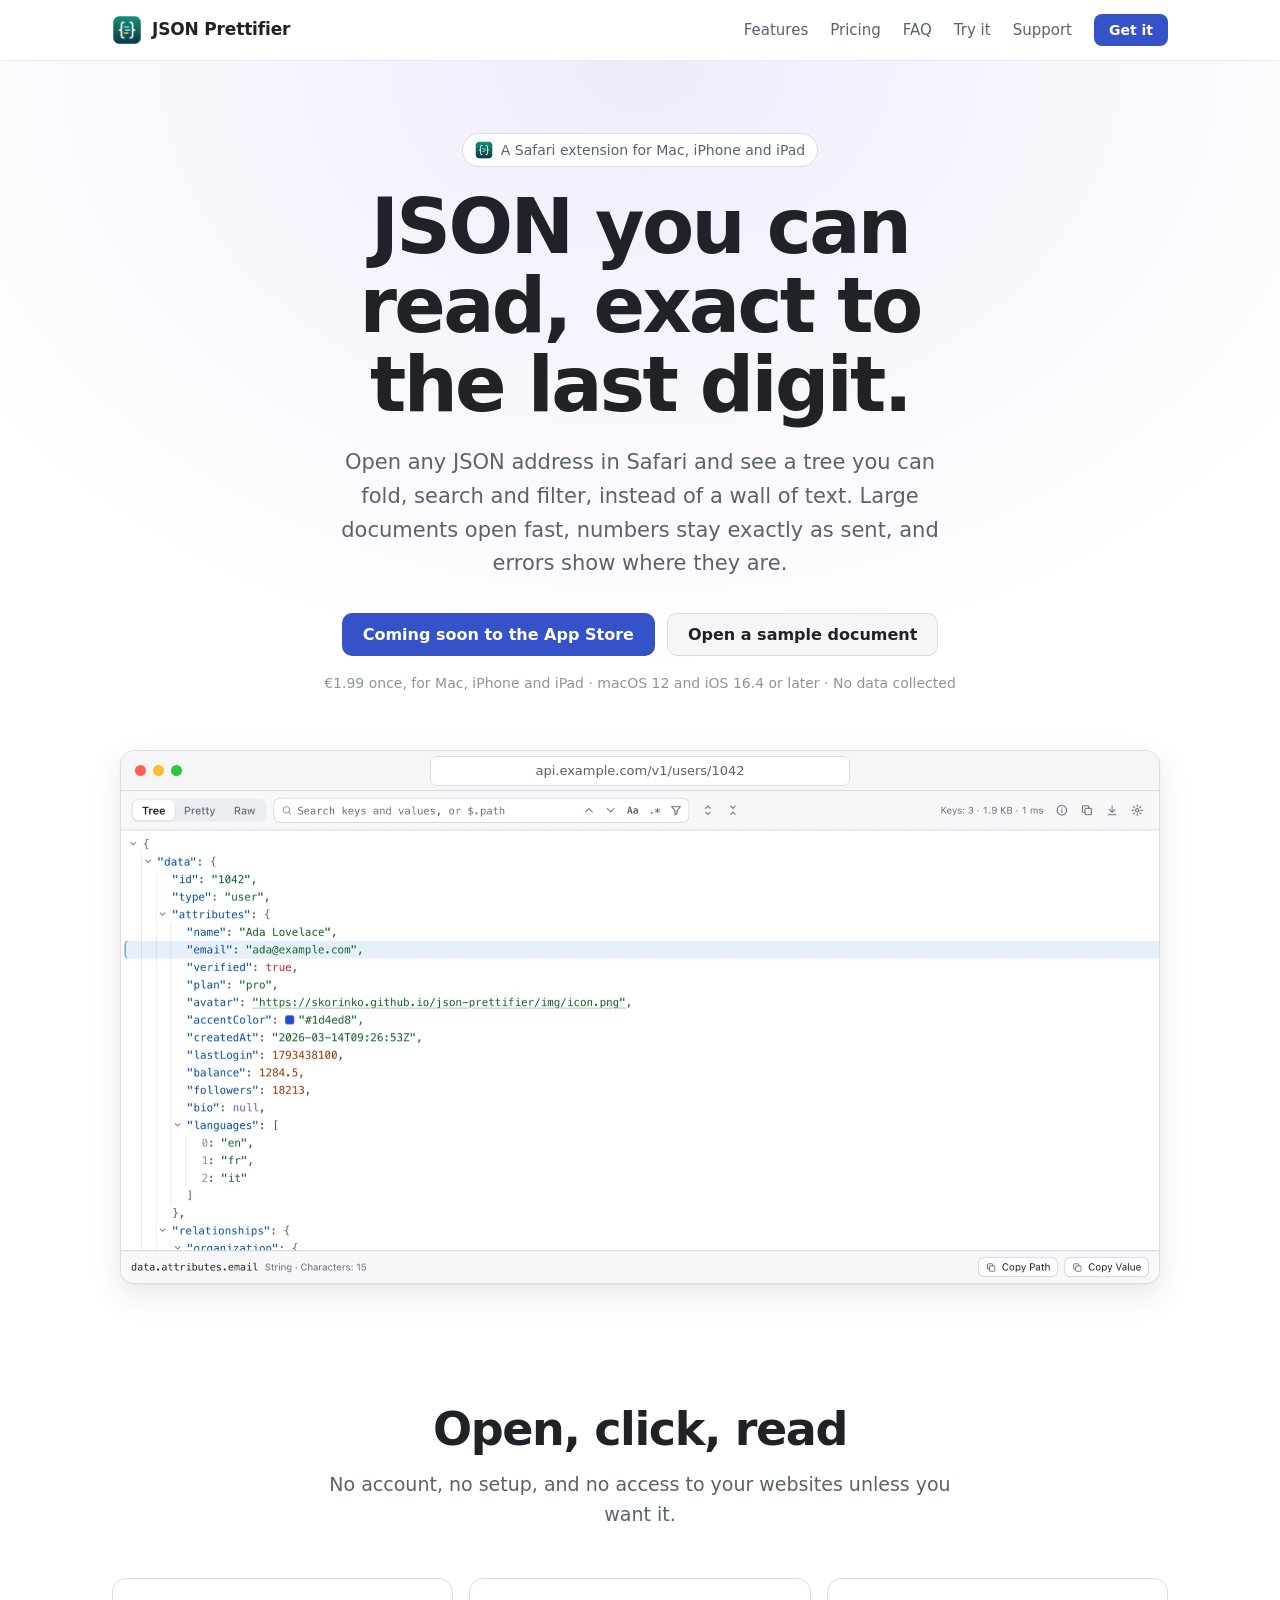
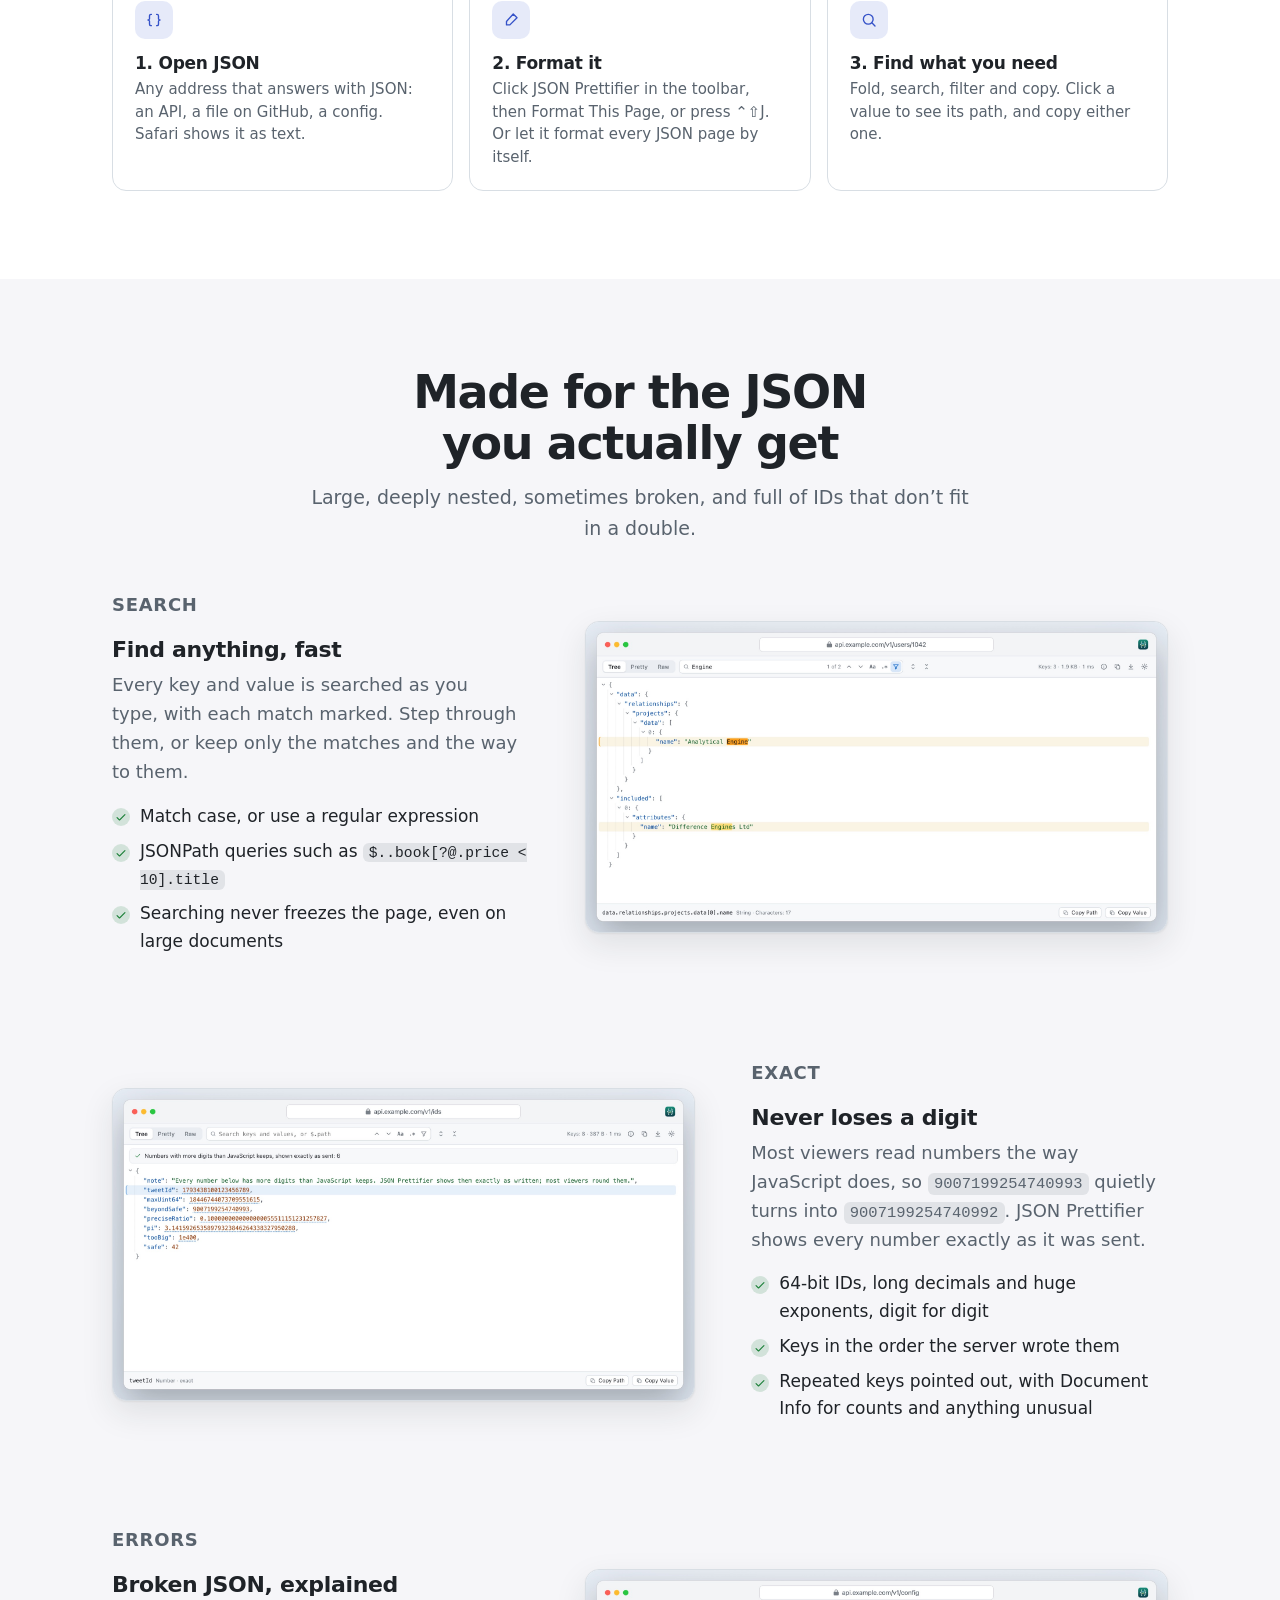
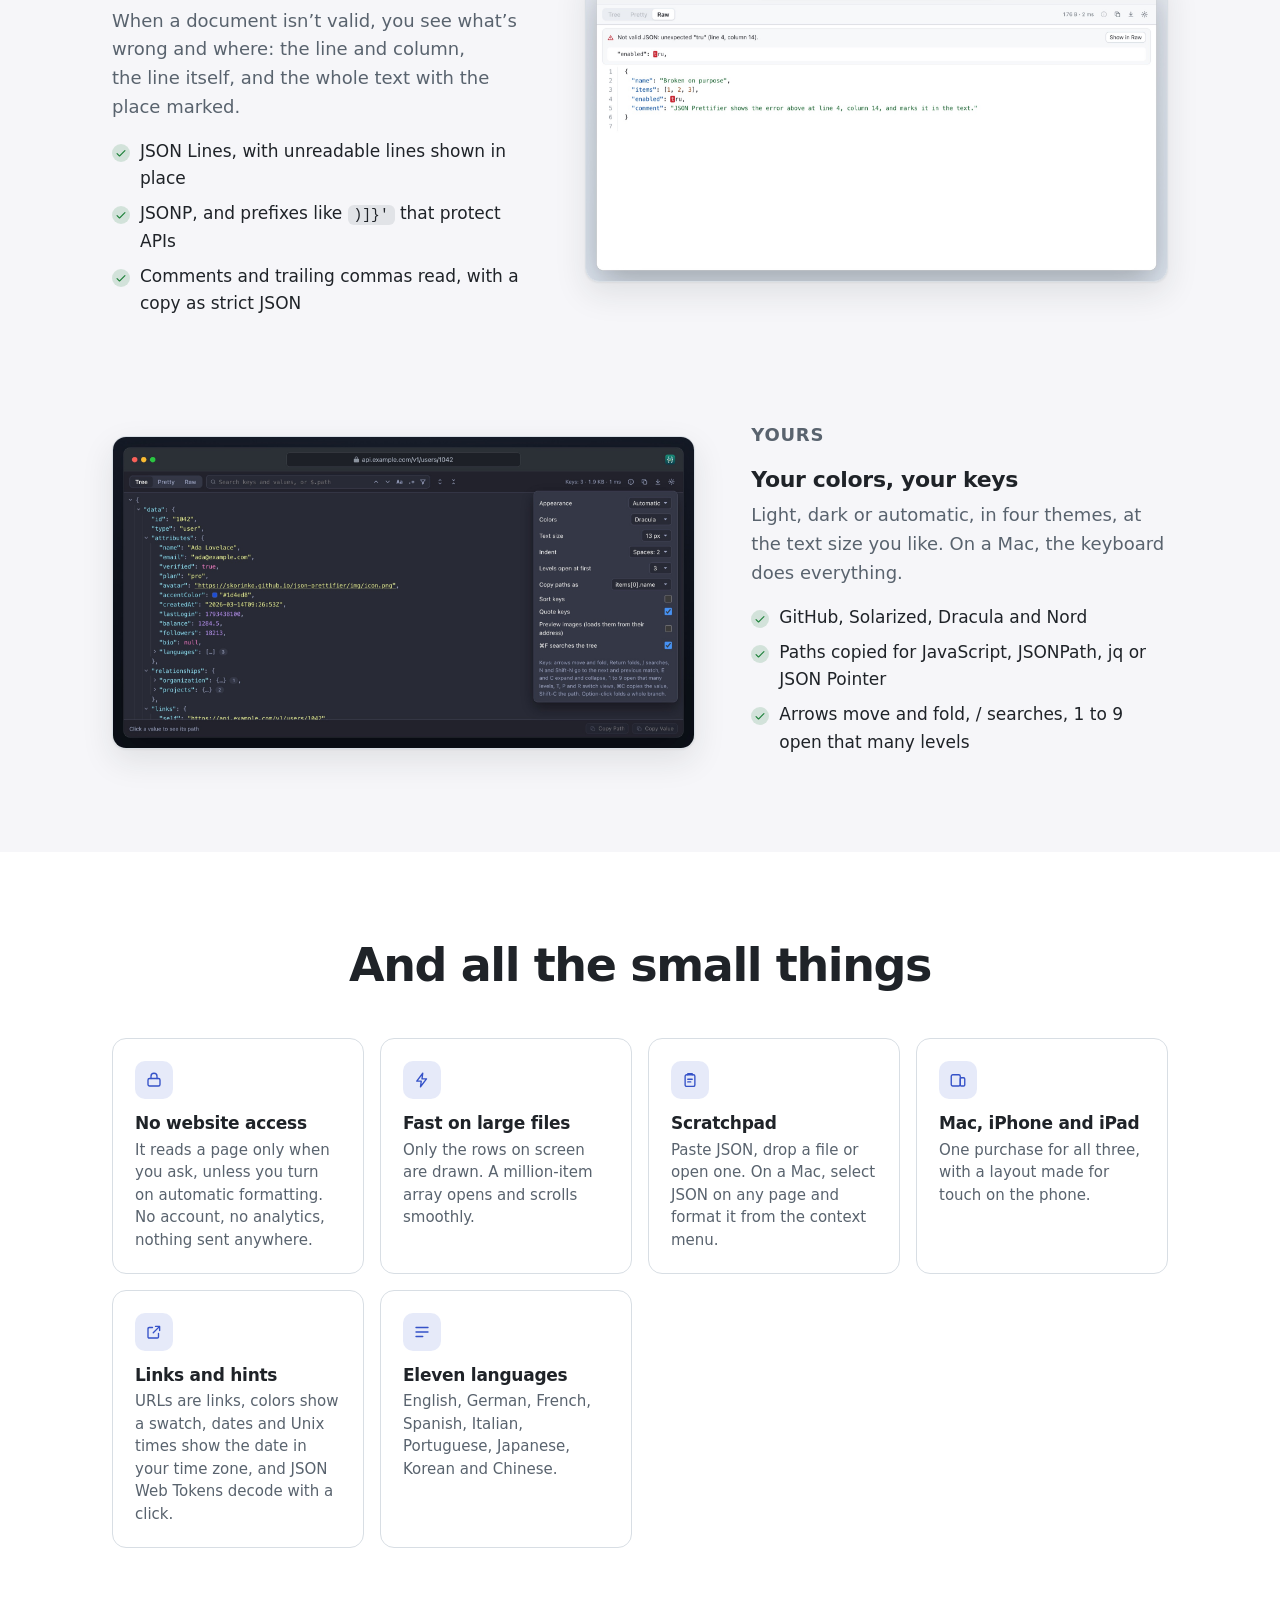
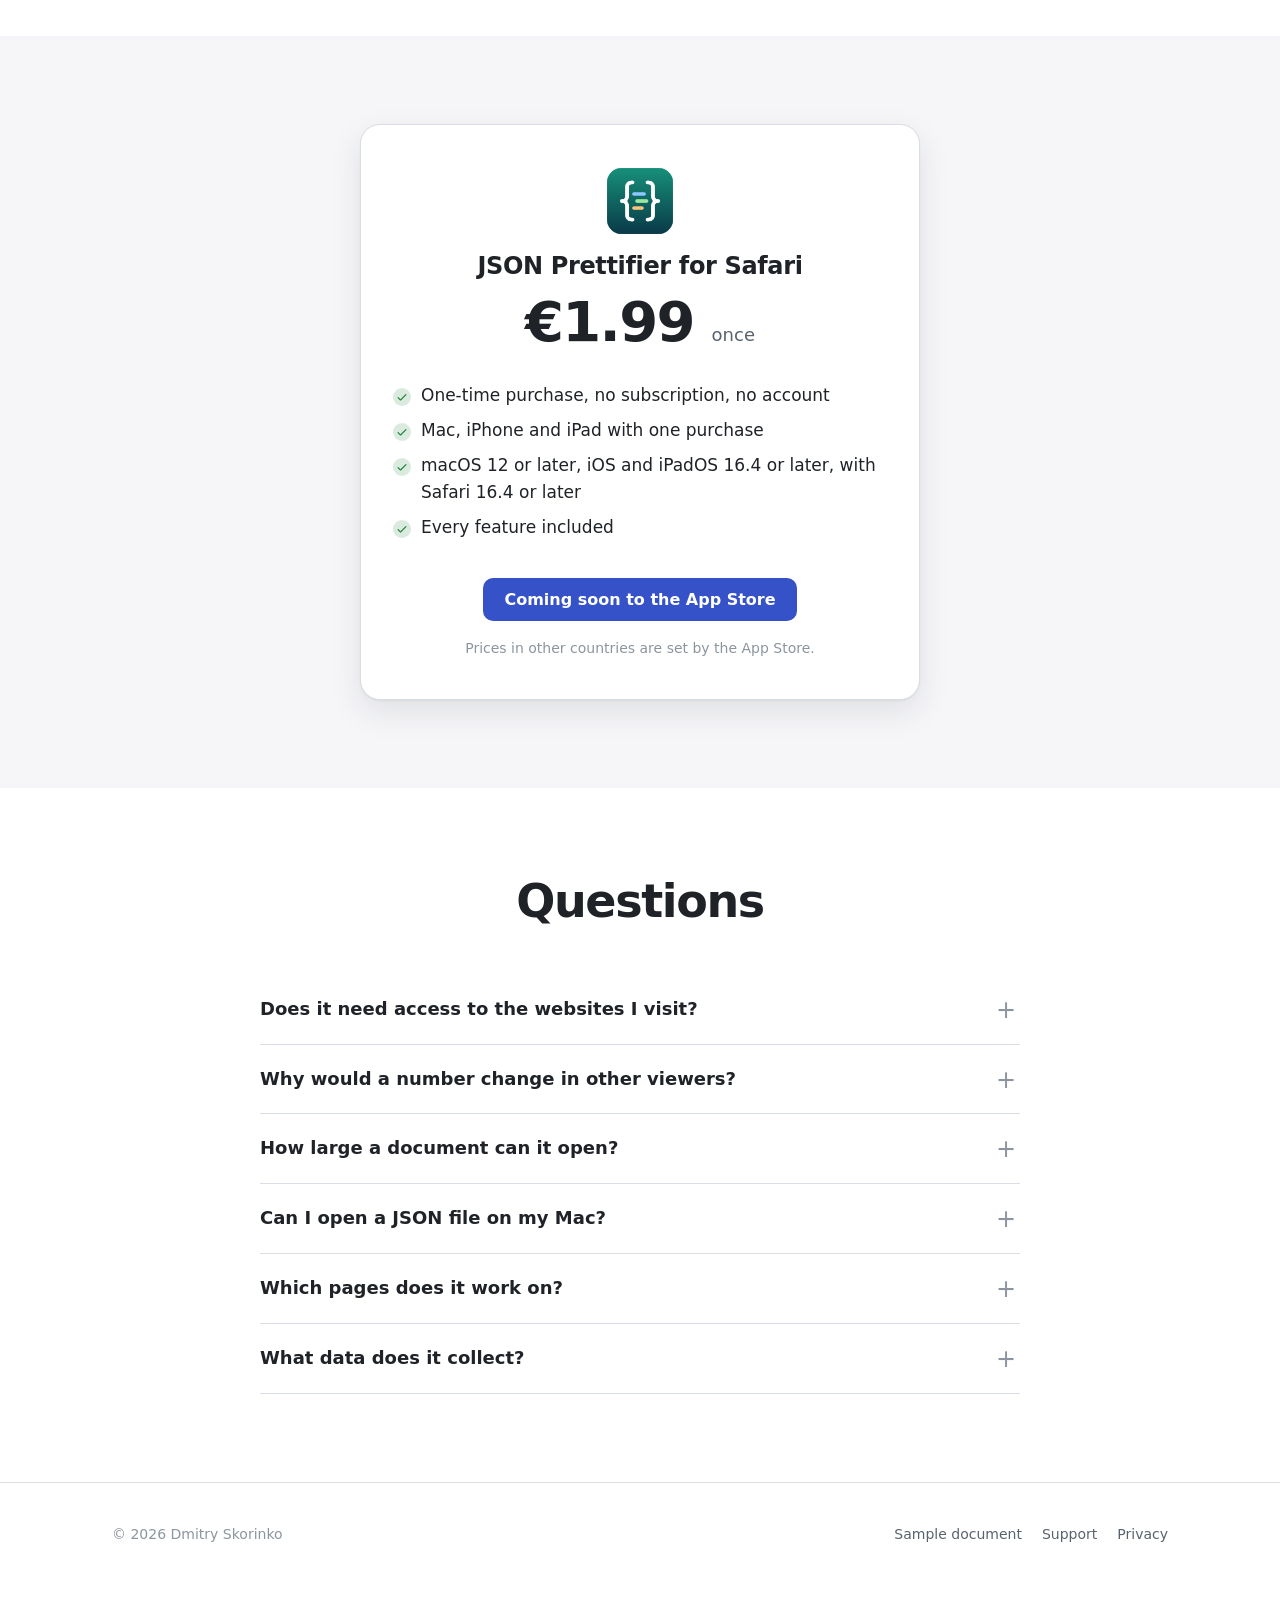
<file: index.html>
<!doctype html>
<html lang="en">
<head>
  <meta charset="utf-8">
  <meta name="viewport" content="width=device-width, initial-scale=1">
  <title>JSON Prettifier for Safari: readable JSON, exact to the last digit</title>
  <meta name="description" content="A Safari extension for Mac, iPhone and iPad. Opens JSON as a tree you can fold, search and filter, with JSONPath, exact numbers, JSON Lines, and errors shown at their line and column. No data collected.">
  <meta name="theme-color" content="#ffffff" media="(prefers-color-scheme: light)">
  <meta name="theme-color" content="#121116" media="(prefers-color-scheme: dark)">
  <meta property="og:type" content="website">
  <meta property="og:title" content="JSON Prettifier for Safari">
  <meta property="og:description" content="JSON in Safari as a tree you can fold, search and filter. Exact to the last digit, fast on large files.">
  <meta property="og:url" content="https://skorinko.github.io/json-prettifier/">
  <meta property="og:image" content="https://skorinko.github.io/json-prettifier/img/og.jpg">
  <link rel="canonical" href="https://skorinko.github.io/json-prettifier/">
  <meta name="twitter:card" content="summary_large_image">
  <link rel="icon" href="img/icon.png">
  <link rel="apple-touch-icon" href="img/apple-touch-icon.png">
  <link rel="stylesheet" href="style.css">
  <script src="site.js" defer></script>
</head>
<body>

<header class="site-header">
  <div class="wrap">
    <a class="brand" href="./"><img src="img/icon.png" alt="">JSON Prettifier</a>
    <nav class="site-nav" aria-label="Main">
      <a class="hide-sm" href="#features">Features</a>
      <a class="hide-sm" href="#pricing">Pricing</a>
      <a class="hide-sm" href="#faq">FAQ</a>
      <a href="sample.json">Try it</a>
      <a href="support.html">Support</a>
      <a class="btn btn-primary btn-small" href="#pricing">Get it</a>
    </nav>
  </div>
</header>

<main>
  <div class="hero">
    <div class="wrap">
      <p class="eyebrow"><img src="img/icon.png" alt="">A Safari extension for Mac, iPhone and iPad</p>
      <h1>JSON you can read, exact to the last digit.</h1>
      <p class="lead">Open any JSON address in Safari and see a tree you can fold, search and filter, instead of a wall of text. Large documents open fast, numbers stay exactly as sent, and errors show where they are.</p>
      <div class="cta">
        <a class="btn btn-primary" data-buy="Buy on the App Store · €1.99" href="#pricing"><span data-buy-label>Coming soon to the App Store</span></a>
        <a class="btn btn-ghost" href="sample.json">Open a sample document</a>
      </div>
      <p class="fine">€1.99 once, for Mac, iPhone and iPad · macOS 12 and iOS 16.4 or later · No data collected</p>

      <div class="frame">
        <div class="frame-bar">
          <div class="frame-dots"><i></i><i></i><i></i></div>
          <div class="frame-url">api.example.com/v1/users/1042</div>
          <div class="frame-spacer"></div>
        </div>
        <img src="img/hero.jpg" width="2000" height="1250" alt="An API response shown as a tree, with a value selected and its path in the bar below">
      </div>
    </div>
  </div>

  <section id="how">
    <div class="wrap">
      <div class="section-head">
        <h2>Open, click, read</h2>
        <p>No account, no setup, and no access to your websites unless you want it.</p>
      </div>
      <div class="trio">
        <div class="tile"><div class="icon"><svg class="line" viewBox="0 0 24 24" aria-hidden="true"><path d="M8.5 4.5H8a2 2 0 0 0-2 2v3a2 2 0 0 1-2 2.5 2 2 0 0 1 2 2.5v3a2 2 0 0 0 2 2h.5M15.5 4.5h.5a2 2 0 0 1 2 2v3a2 2 0 0 0 2 2.5 2 2 0 0 0-2 2.5v3a2 2 0 0 1-2 2h-.5"/></svg></div><h3>1. Open JSON</h3><p>Any address that answers with JSON: an API, a file on GitHub, a config. Safari shows it as text.</p></div>
        <div class="tile"><div class="icon"><svg class="line" viewBox="0 0 24 24" aria-hidden="true"><path d="m15 4 5 5-9.5 9.5H6v-4.5z"/></svg></div><h3>2. Format it</h3><p>Click JSON Prettifier in the toolbar, then Format This Page, or press ⌃⇧J. Or let it format every JSON page by itself.</p></div>
        <div class="tile"><div class="icon"><svg class="line" viewBox="0 0 24 24" aria-hidden="true"><circle cx="11" cy="11" r="6.5"/><path d="m20 20-4.2-4.2"/></svg></div><h3>3. Find what you need</h3><p>Fold, search, filter and copy. Click a value to see its path, and copy either one.</p></div>
      </div>
    </div>
  </section>

  <section id="features" class="soft">
    <div class="wrap">
      <div class="section-head">
        <h2>Made for the JSON you actually get</h2>
        <p>Large, deeply nested, sometimes broken, and full of IDs that don’t fit in a double.</p>
      </div>

      <div class="feature">
        <div class="feature-copy">
          <p class="kicker">Search</p>
          <h3>Find anything, fast</h3>
          <p>Every key and value is searched as you type, with each match marked. Step through them, or keep only the matches and the way to them.</p>
          <ul class="ticks">
            <li>Match case, or use a regular expression</li>
            <li>JSONPath queries such as <code>$..book[?@.price &lt; 10].title</code></li>
            <li>Searching never freezes the page, even on large documents</li>
          </ul>
        </div>
        <div class="shot"><img src="img/2-search.jpg" width="2000" height="1250" alt="Search results marked in the tree, with only the matches shown" loading="lazy"></div>
      </div>

      <div class="feature flip">
        <div class="feature-copy">
          <p class="kicker">Exact</p>
          <h3>Never loses a digit</h3>
          <p>Most viewers read numbers the way JavaScript does, so <code>9007199254740993</code> quietly turns into <code>9007199254740992</code>. JSON Prettifier shows every number exactly as it was sent.</p>
          <ul class="ticks">
            <li>64-bit IDs, long decimals and huge exponents, digit for digit</li>
            <li>Keys in the order the server wrote them</li>
            <li>Repeated keys pointed out, with Document Info for counts and anything unusual</li>
          </ul>
        </div>
        <div class="shot"><img src="img/3-exact.jpg" width="2000" height="1250" alt="Large numbers shown exactly, with a note saying so" loading="lazy"></div>
      </div>

      <div class="feature">
        <div class="feature-copy">
          <p class="kicker">Errors</p>
          <h3>Broken JSON, explained</h3>
          <p>When a document isn’t valid, you see what’s wrong and where: the line and column, the line itself, and the whole text with the place marked.</p>
          <ul class="ticks">
            <li>JSON Lines, with unreadable lines shown in place</li>
            <li>JSONP, and prefixes like <code>)]}'</code> that protect APIs</li>
            <li>Comments and trailing commas read, with a copy as strict JSON</li>
          </ul>
        </div>
        <div class="shot"><img src="img/4-error.jpg" width="2000" height="1250" alt="An invalid document with the error's line and column marked" loading="lazy"></div>
      </div>

      <div class="feature flip">
        <div class="feature-copy">
          <p class="kicker">Yours</p>
          <h3>Your colors, your keys</h3>
          <p>Light, dark or automatic, in four themes, at the text size you like. On a Mac, the keyboard does everything.</p>
          <ul class="ticks">
            <li>GitHub, Solarized, Dracula and Nord</li>
            <li>Paths copied for JavaScript, JSONPath, jq or JSON Pointer</li>
            <li>Arrows move and fold, / searches, 1 to 9 open that many levels</li>
          </ul>
        </div>
        <div class="shot"><img src="img/5-dark.jpg" width="2000" height="1250" alt="The Dracula theme in dark appearance, with the settings open" loading="lazy"></div>
      </div>
    </div>
  </section>

  <section id="details">
    <div class="wrap">
      <div class="section-head"><h2>And all the small things</h2></div>
      <div class="grid">
        <div class="tile"><div class="icon"><svg class="line" viewBox="0 0 24 24" aria-hidden="true"><rect x="4" y="10" width="16" height="10" rx="2"/><path d="M8 10V7a4 4 0 0 1 8 0v3"/></svg></div><h3>No website access</h3><p>It reads a page only when you ask, unless you turn on automatic formatting. No account, no analytics, nothing sent anywhere.</p></div>
        <div class="tile"><div class="icon"><svg class="line" viewBox="0 0 24 24" aria-hidden="true"><path d="M13 3 5 13.5h6L10 21l8-10.5h-6z"/></svg></div><h3>Fast on large files</h3><p>Only the rows on screen are drawn. A million-item array opens and scrolls smoothly.</p></div>
        <div class="tile"><div class="icon"><svg class="line" viewBox="0 0 24 24" aria-hidden="true"><rect x="5.5" y="5" width="13" height="15.5" rx="2"/><path d="M9 5V3.5h6V5M9 11h6M9 14.5h4"/></svg></div><h3>Scratchpad</h3><p>Paste JSON, drop a file or open one. On a Mac, select JSON on any page and format it from the context menu.</p></div>
        <div class="tile"><div class="icon"><svg class="line" viewBox="0 0 24 24" aria-hidden="true"><rect x="3" y="5" width="12" height="15" rx="2"/><rect x="15" y="9" width="6" height="11" rx="1.5"/></svg></div><h3>Mac, iPhone and iPad</h3><p>One purchase for all three, with a layout made for touch on the phone.</p></div>
        <div class="tile"><div class="icon"><svg class="line" viewBox="0 0 24 24" aria-hidden="true"><path d="M14 4.5h5.5V10M19.5 4.5 11 13"/><path d="M18 14v4.5a1.5 1.5 0 0 1-1.5 1.5h-11A1.5 1.5 0 0 1 4 18.5v-11A1.5 1.5 0 0 1 5.5 6H10"/></svg></div><h3>Links and hints</h3><p>URLs are links, colors show a swatch, dates and Unix times show the date in your time zone, and JSON Web Tokens decode with a click.</p></div>
        <div class="tile"><div class="icon"><svg class="line" viewBox="0 0 24 24" aria-hidden="true"><path d="M4 6h16M4 12h16M4 18h9"/></svg></div><h3>Eleven languages</h3><p>English, German, French, Spanish, Italian, Portuguese, Japanese, Korean and Chinese.</p></div>
      </div>
    </div>
  </section>

  <section id="pricing" class="soft">
    <div class="wrap">
      <div class="price-card">
        <img src="img/icon.png" alt="">
        <h2>JSON Prettifier for Safari</h2>
        <p class="price">€1.99 <small>once</small></p>
        <ul class="ticks">
          <li>One-time purchase, no subscription, no account</li>
          <li>Mac, iPhone and iPad with one purchase</li>
          <li>macOS 12 or later, iOS and iPadOS 16.4 or later, with Safari 16.4 or later</li>
          <li>Every feature included</li>
        </ul>
        <div><a class="btn btn-primary" data-buy="Buy on the App Store" href="#pricing"><span data-buy-label>Coming soon to the App Store</span></a></div>
        <p class="fine">Prices in other countries are set by the App Store.</p>
      </div>
    </div>
  </section>

  <section id="faq">
    <div class="wrap">
      <div class="section-head"><h2>Questions</h2></div>
      <div class="faq">
        <details>
          <summary>Does it need access to the websites I visit?</summary>
          <p>No. Safari lets JSON Prettifier into the current page only when you click its button or press its shortcut, and only for that page. If you turn on automatic formatting, Safari asks you for access to websites; JSON Prettifier then looks only at whether a page is JSON, and you can turn it off for any site.</p>
        </details>
        <details>
          <summary>Why would a number change in other viewers?</summary>
          <p>JavaScript keeps numbers as 64-bit floating point, which holds about 15 to 17 significant digits. A 64-bit ID like <code>9007199254740993</code> or <code>1793438100123456789</code> has more, so it is silently rounded when read the usual way. JSON Prettifier reads those numbers itself and shows the digits the server sent.</p>
        </details>
        <details>
          <summary>How large a document can it open?</summary>
          <p>Tens of megabytes. Only the rows on the screen are drawn, and searches run in small steps, so the page stays responsive. Safari itself has to load the text first, which takes a moment for very large files.</p>
        </details>
        <details>
          <summary>Can I open a JSON file on my Mac?</summary>
          <p>Safari doesn’t let extensions into files opened from disk, so use the Scratchpad: open it from the toolbar button, then drop the file on it or choose Open File.</p>
        </details>
        <details>
          <summary>Which pages does it work on?</summary>
          <p>Any address Safari shows as text: JSON, JSON Lines, JSONP and JSON sent as plain text. Some servers send JSON in a way Safari downloads instead of showing; open the downloaded file in the Scratchpad.</p>
        </details>
        <details>
          <summary>What data does it collect?</summary>
          <p>None. Read the <a href="privacy.html">privacy policy</a>.</p>
        </details>
      </div>
    </div>
  </section>
</main>

<footer class="site-footer">
  <div class="wrap">
    <span>© <span data-year>2026</span> Dmitry Skorinko</span>
    <nav aria-label="Footer"><a href="sample.json">Sample document</a><a href="support.html">Support</a><a href="privacy.html">Privacy</a></nav>
  </div>
</footer>

</body>
</html>
</file>
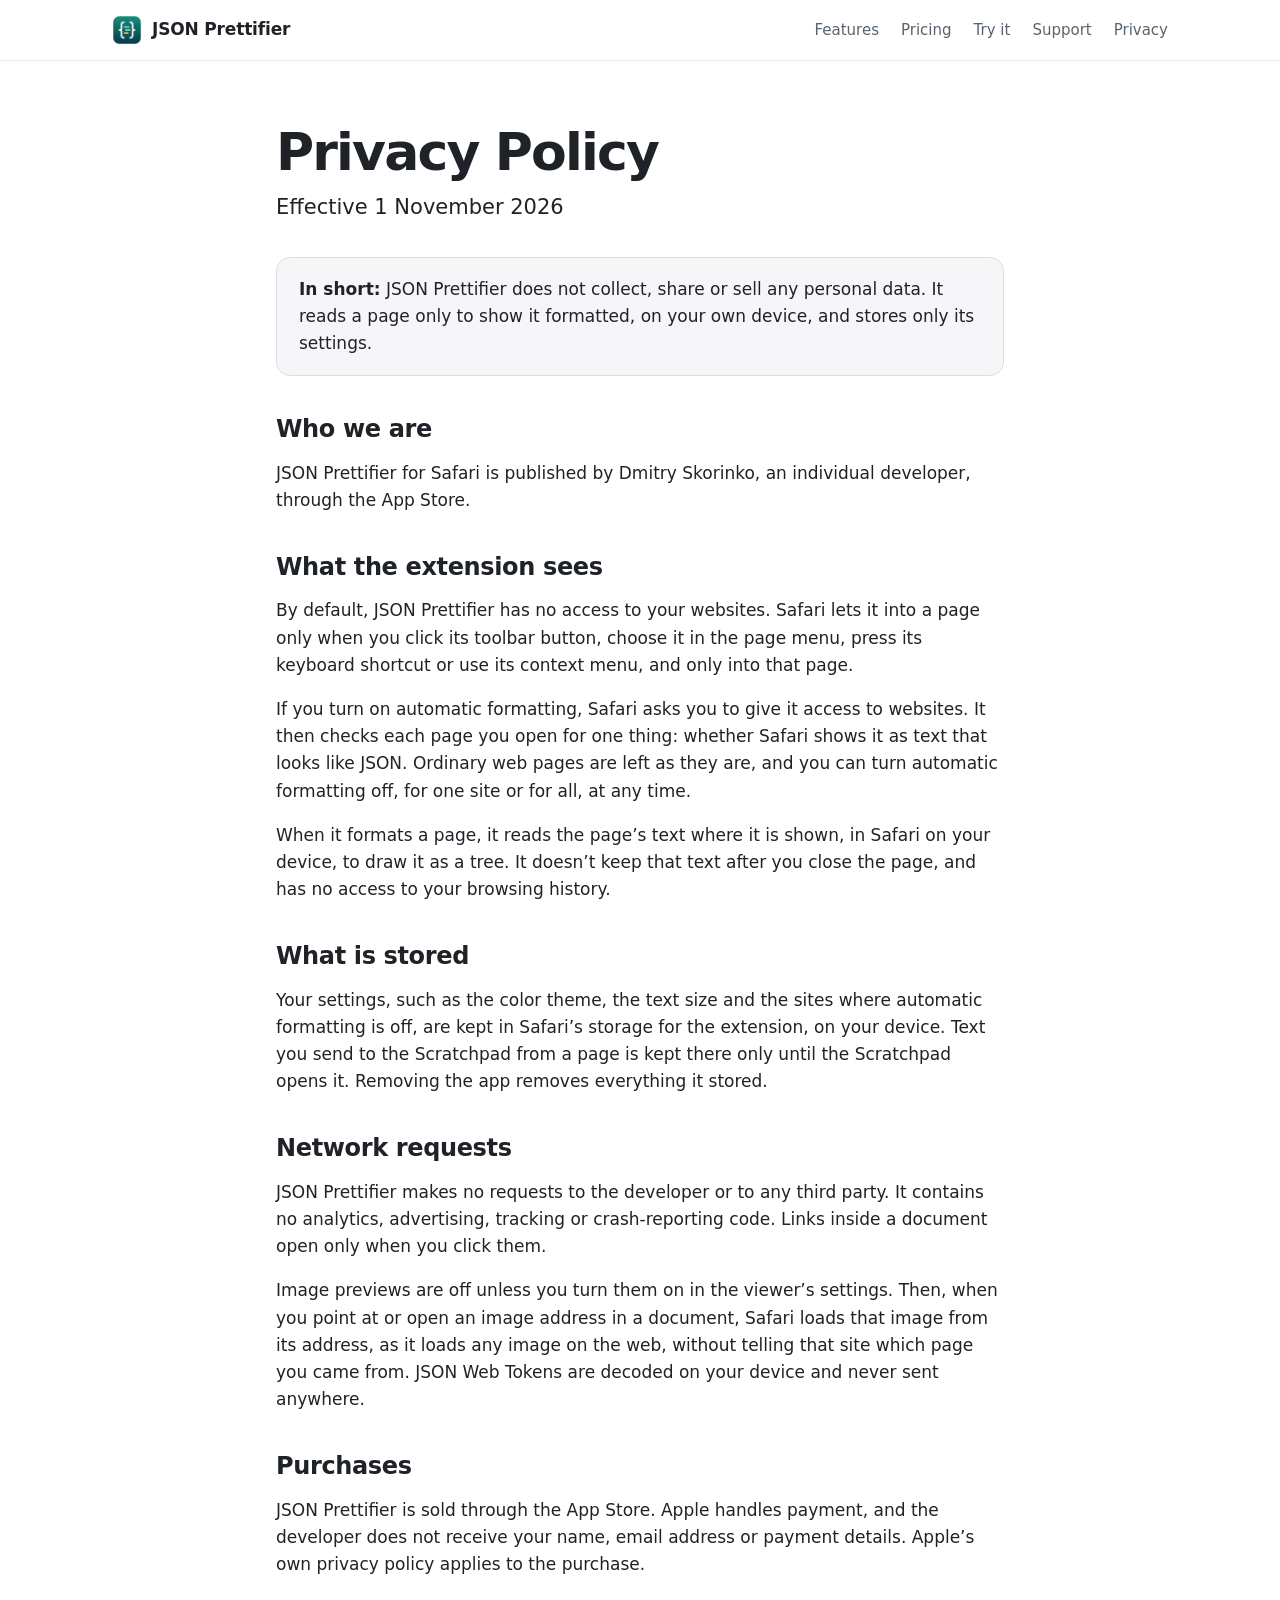
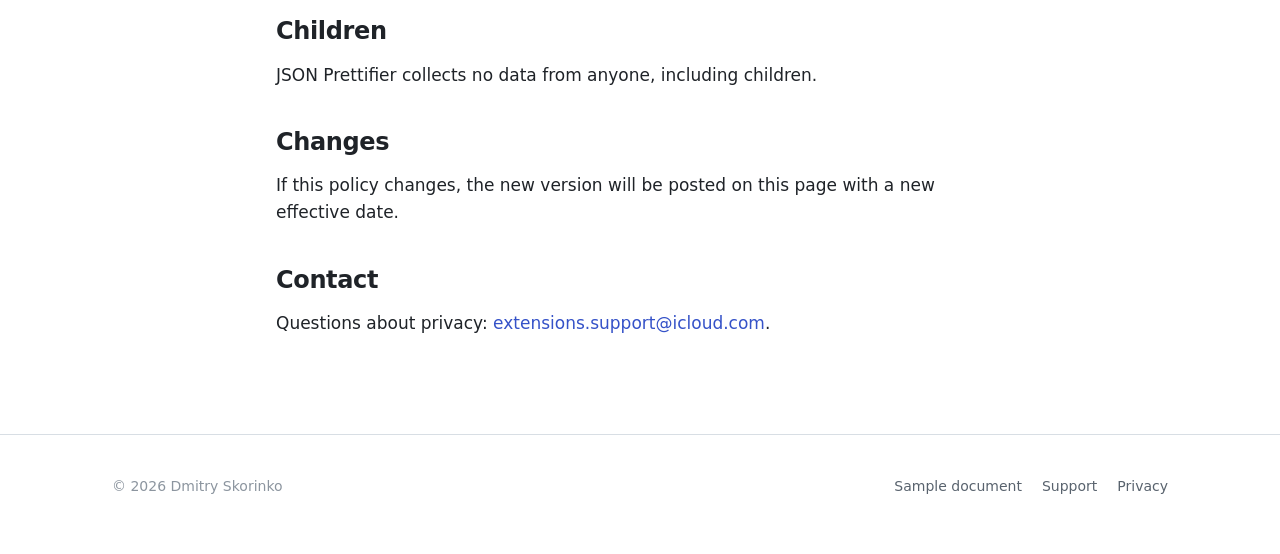
<file: privacy.html>
<!doctype html>
<html lang="en">
<head>
  <meta charset="utf-8">
  <meta name="viewport" content="width=device-width, initial-scale=1">
  <title>Privacy Policy · JSON Prettifier for Safari</title>
  <meta name="description" content="JSON Prettifier collects no personal data. It reads a page only to show it formatted, on your own device, and stores only its settings.">
  <link rel="icon" href="img/icon.png">
  <link rel="apple-touch-icon" href="img/apple-touch-icon.png">
  <link rel="stylesheet" href="style.css">
  <script src="site.js" defer></script>
</head>
<body>
<header class="site-header">
  <div class="wrap">
    <a class="brand" href="./"><img src="img/icon.png" alt="">JSON Prettifier</a>
    <nav class="site-nav" aria-label="Main">
      <a class="hide-sm" href="./#features">Features</a>
      <a class="hide-sm" href="./#pricing">Pricing</a>
      <a href="sample.json">Try it</a>
      <a href="support.html">Support</a>
      <a href="privacy.html">Privacy</a>
    </nav>
  </div>
</header>
<main class="page">
  <h1>Privacy Policy</h1>
  <p class="lead">Effective 1 November 2026</p>

  <div class="callout">
    <p style="margin:0"><strong>In short:</strong> JSON Prettifier does not collect, share or sell any personal data. It reads a page only to show it formatted, on your own device, and stores only its settings.</p>
  </div>

  <h2>Who we are</h2>
  <p>JSON Prettifier for Safari is published by Dmitry Skorinko, an individual developer, through the App Store.</p>

  <h2>What the extension sees</h2>
  <p>By default, JSON Prettifier has no access to your websites. Safari lets it into a page only when you click its toolbar button, choose it in the page menu, press its keyboard shortcut or use its context menu, and only into that page.</p>
  <p>If you turn on automatic formatting, Safari asks you to give it access to websites. It then checks each page you open for one thing: whether Safari shows it as text that looks like JSON. Ordinary web pages are left as they are, and you can turn automatic formatting off, for one site or for all, at any time.</p>
  <p>When it formats a page, it reads the page’s text where it is shown, in Safari on your device, to draw it as a tree. It doesn’t keep that text after you close the page, and has no access to your browsing history.</p>

  <h2>What is stored</h2>
  <p>Your settings, such as the color theme, the text size and the sites where automatic formatting is off, are kept in Safari’s storage for the extension, on your device. Text you send to the Scratchpad from a page is kept there only until the Scratchpad opens it. Removing the app removes everything it stored.</p>

  <h2>Network requests</h2>
  <p>JSON Prettifier makes no requests to the developer or to any third party. It contains no analytics, advertising, tracking or crash-reporting code. Links inside a document open only when you click them.</p>
  <p>Image previews are off unless you turn them on in the viewer’s settings. Then, when you point at or open an image address in a document, Safari loads that image from its address, as it loads any image on the web, without telling that site which page you came from. JSON Web Tokens are decoded on your device and never sent anywhere.</p>

  <h2>Purchases</h2>
  <p>JSON Prettifier is sold through the App Store. Apple handles payment, and the developer does not receive your name, email address or payment details. Apple’s own privacy policy applies to the purchase.</p>

  <h2>Children</h2>
  <p>JSON Prettifier collects no data from anyone, including children.</p>

  <h2>Changes</h2>
  <p>If this policy changes, the new version will be posted on this page with a new effective date.</p>

  <h2>Contact</h2>
  <p>Questions about privacy: <span data-email><a href="mailto:extensions.support@icloud.com">extensions.support@icloud.com</a></span>.</p>
</main>
<footer class="site-footer">
  <div class="wrap">
    <span>© <span data-year>2026</span> Dmitry Skorinko</span>
    <nav aria-label="Footer"><a href="sample.json">Sample document</a><a href="support.html">Support</a><a href="privacy.html">Privacy</a></nav>
  </div>
</footer>
</body>
</html>
</file>
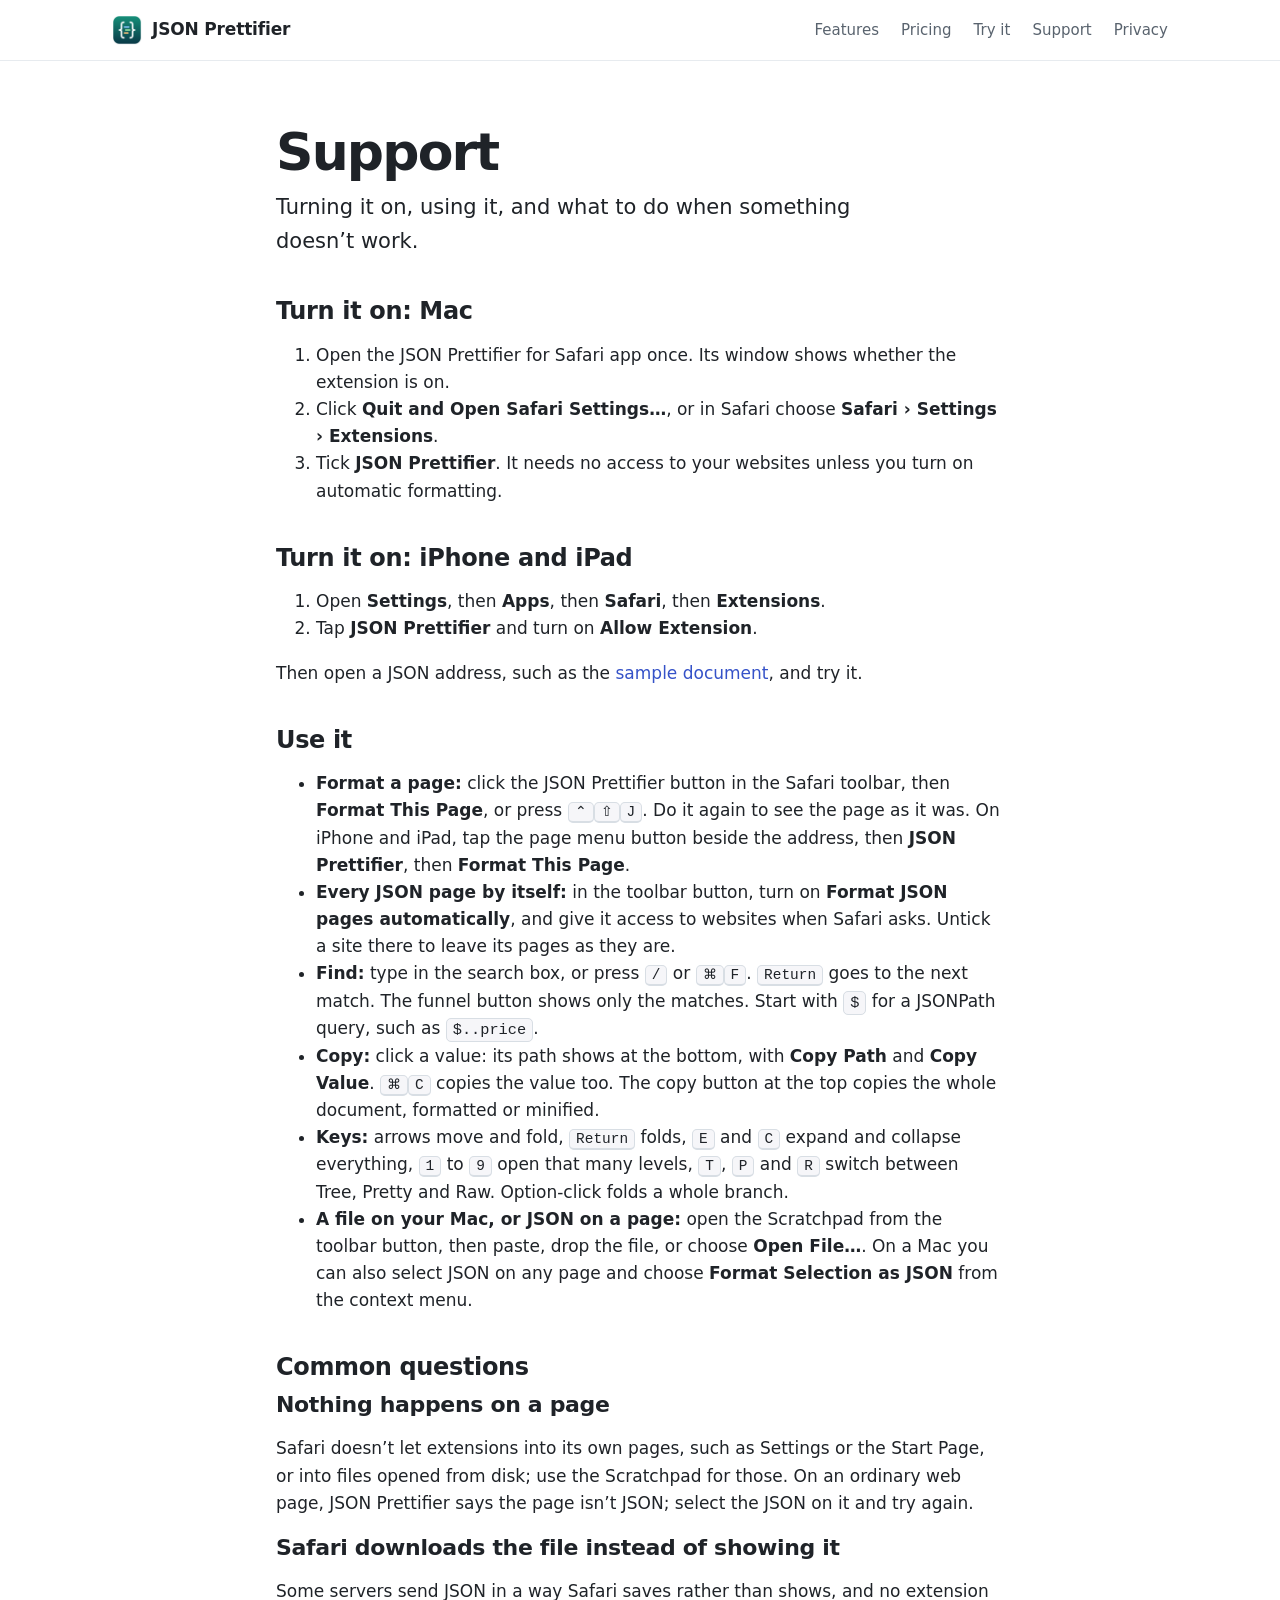
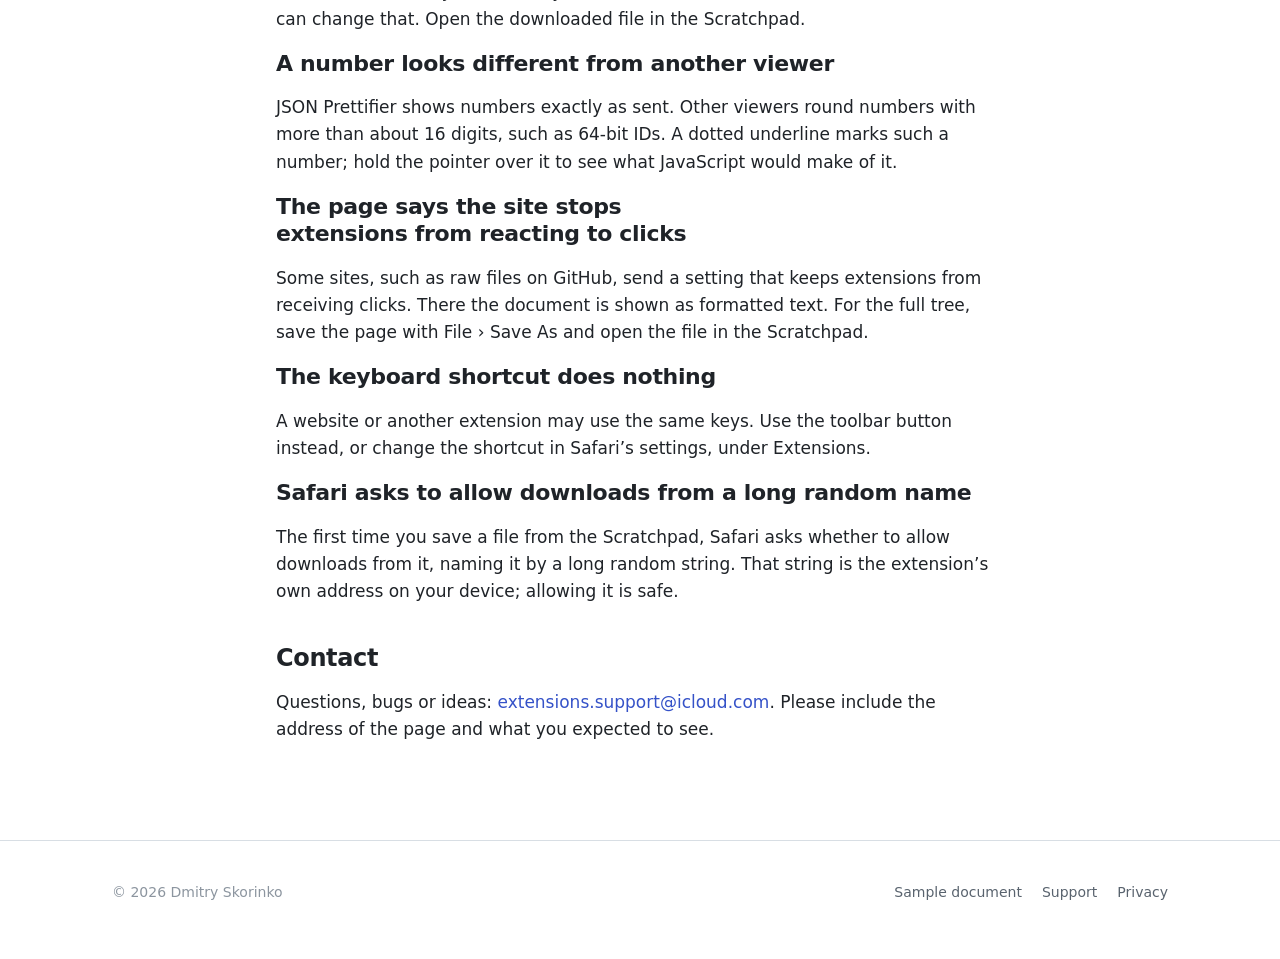
<file: support.html>
<!doctype html>
<html lang="en">
<head>
  <meta charset="utf-8">
  <meta name="viewport" content="width=device-width, initial-scale=1">
  <title>Support · JSON Prettifier for Safari</title>
  <meta name="description" content="How to turn on JSON Prettifier in Safari, how to use it, and answers to common questions.">
  <link rel="icon" href="img/icon.png">
  <link rel="apple-touch-icon" href="img/apple-touch-icon.png">
  <link rel="stylesheet" href="style.css">
  <script src="site.js" defer></script>
</head>
<body>
<header class="site-header">
  <div class="wrap">
    <a class="brand" href="./"><img src="img/icon.png" alt="">JSON Prettifier</a>
    <nav class="site-nav" aria-label="Main">
      <a class="hide-sm" href="./#features">Features</a>
      <a class="hide-sm" href="./#pricing">Pricing</a>
      <a href="sample.json">Try it</a>
      <a href="support.html">Support</a>
      <a href="privacy.html">Privacy</a>
    </nav>
  </div>
</header>
<main class="page">
  <h1>Support</h1>
  <p class="lead">Turning it on, using it, and what to do when something doesn’t work.</p>

  <h2>Turn it on: Mac</h2>
  <ol>
    <li>Open the JSON Prettifier for Safari app once. Its window shows whether the extension is on.</li>
    <li>Click <strong>Quit and Open Safari Settings…</strong>, or in Safari choose <strong>Safari › Settings › Extensions</strong>.</li>
    <li>Tick <strong>JSON Prettifier</strong>. It needs no access to your websites unless you turn on automatic formatting.</li>
  </ol>

  <h2>Turn it on: iPhone and iPad</h2>
  <ol>
    <li>Open <strong>Settings</strong>, then <strong>Apps</strong>, then <strong>Safari</strong>, then <strong>Extensions</strong>.</li>
    <li>Tap <strong>JSON Prettifier</strong> and turn on <strong>Allow Extension</strong>.</li>
  </ol>
  <p>Then open a JSON address, such as the <a href="sample.json">sample document</a>, and try it.</p>

  <h2>Use it</h2>
  <ul>
    <li><strong>Format a page:</strong> click the JSON Prettifier button in the Safari toolbar, then <strong>Format This Page</strong>, or press <kbd>⌃</kbd><kbd>⇧</kbd><kbd>J</kbd>. Do it again to see the page as it was. On iPhone and iPad, tap the page menu button beside the address, then <strong>JSON Prettifier</strong>, then <strong>Format This Page</strong>.</li>
    <li><strong>Every JSON page by itself:</strong> in the toolbar button, turn on <strong>Format JSON pages automatically</strong>, and give it access to websites when Safari asks. Untick a site there to leave its pages as they are.</li>
    <li><strong>Find:</strong> type in the search box, or press <kbd>/</kbd> or <kbd>⌘</kbd><kbd>F</kbd>. <kbd>Return</kbd> goes to the next match. The funnel button shows only the matches. Start with <code>$</code> for a JSONPath query, such as <code>$..price</code>.</li>
    <li><strong>Copy:</strong> click a value: its path shows at the bottom, with <strong>Copy Path</strong> and <strong>Copy Value</strong>. <kbd>⌘</kbd><kbd>C</kbd> copies the value too. The copy button at the top copies the whole document, formatted or minified.</li>
    <li><strong>Keys:</strong> arrows move and fold, <kbd>Return</kbd> folds, <kbd>E</kbd> and <kbd>C</kbd> expand and collapse everything, <kbd>1</kbd> to <kbd>9</kbd> open that many levels, <kbd>T</kbd>, <kbd>P</kbd> and <kbd>R</kbd> switch between Tree, Pretty and Raw. Option-click folds a whole branch.</li>
    <li><strong>A file on your Mac, or JSON on a page:</strong> open the Scratchpad from the toolbar button, then paste, drop the file, or choose <strong>Open File…</strong>. On a Mac you can also select JSON on any page and choose <strong>Format Selection as JSON</strong> from the context menu.</li>
  </ul>

  <h2>Common questions</h2>
  <h3>Nothing happens on a page</h3>
  <p>Safari doesn’t let extensions into its own pages, such as Settings or the Start Page, or into files opened from disk; use the Scratchpad for those. On an ordinary web page, JSON Prettifier says the page isn’t JSON; select the JSON on it and try again.</p>
  <h3>Safari downloads the file instead of showing it</h3>
  <p>Some servers send JSON in a way Safari saves rather than shows, and no extension can change that. Open the downloaded file in the Scratchpad.</p>
  <h3>A number looks different from another viewer</h3>
  <p>JSON Prettifier shows numbers exactly as sent. Other viewers round numbers with more than about 16 digits, such as 64-bit IDs. A dotted underline marks such a number; hold the pointer over it to see what JavaScript would make of it.</p>
  <h3>The page says the site stops extensions from reacting to clicks</h3>
  <p>Some sites, such as raw files on GitHub, send a setting that keeps extensions from receiving clicks. There the document is shown as formatted text. For the full tree, save the page with File › Save As and open the file in the Scratchpad.</p>
  <h3>The keyboard shortcut does nothing</h3>
  <p>A website or another extension may use the same keys. Use the toolbar button instead, or change the shortcut in Safari’s settings, under Extensions.</p>
  <h3>Safari asks to allow downloads from a long random name</h3>
  <p>The first time you save a file from the Scratchpad, Safari asks whether to allow downloads from it, naming it by a long random string. That string is the extension’s own address on your device; allowing it is safe.</p>

  <h2>Contact</h2>
  <p>Questions, bugs or ideas: <span data-email><a href="mailto:extensions.support@icloud.com">extensions.support@icloud.com</a></span>. Please include the address of the page and what you expected to see.</p>
</main>
<footer class="site-footer">
  <div class="wrap">
    <span>© <span data-year>2026</span> Dmitry Skorinko</span>
    <nav aria-label="Footer"><a href="sample.json">Sample document</a><a href="support.html">Support</a><a href="privacy.html">Privacy</a></nav>
  </div>
</footer>
</body>
</html>
</file>
<file: style.css>
/* Color Picker website. System fonts, light and dark, no dependencies. */
:root {
  color-scheme: light dark;
  --bg: #ffffff;
  --bg-soft: #f6f6f9;
  --bg-tint: #eeecfb;
  --fg: #1f2328;
  --muted: #59636e;
  --faint: #8c959f;
  --border: #d8dee4;
  --card: #ffffff;
  --accent: #3552c8;
  --accent-hover: #2a44ad;
  --accent-fg: #ffffff;
  --brand: #1b1f27;
  --ok: #1a7f37;
  --code-bg: #f6f8fa;
  --shadow: 0 1px 2px rgba(31, 35, 40, .06), 0 12px 32px rgba(31, 35, 40, .10);
  --radius: 14px;
  --max: 1120px;
}
@media (prefers-color-scheme: dark) {
  :root {
    --bg: #121116;
    --bg-soft: #18171e;
    --bg-tint: #1f1c2e;
    --fg: #f0f6fc;
    --muted: #9198a1;
    --faint: #6e7681;
    --border: #2c2a35;
    --card: #1b1a21;
    --accent: #8fa4ff;
    --accent-hover: #a9b9ff;
    --accent-fg: #0d1240;
    --ok: #3fb950;
    --code-bg: #121116;
    --shadow: 0 1px 2px rgba(0, 0, 0, .3), 0 16px 40px rgba(0, 0, 0, .45);
  }
}

*, *::before, *::after { box-sizing: border-box; }
html { scroll-behavior: smooth; scroll-padding-top: 72px; }
body {
  margin: 0;
  background: var(--bg);
  color: var(--fg);
  font: 17px/1.6 -apple-system, BlinkMacSystemFont, "SF Pro Text", "Segoe UI", system-ui, sans-serif;
  -webkit-font-smoothing: antialiased;
}
img { max-width: 100%; height: auto; display: block; }
a { color: var(--accent); text-decoration: none; }
a:hover { text-decoration: underline; }
code, pre, kbd { font-family: ui-monospace, SFMono-Regular, "SF Mono", Menlo, Consolas, monospace; }
kbd {
  font-size: .85em;
  padding: 1px 6px;
  border: 1px solid var(--border);
  border-bottom-width: 2px;
  border-radius: 5px;
  background: var(--bg-soft);
}
.wrap { max-width: var(--max); margin: 0 auto; padding: 0 16px; }
@media (min-width: 700px) { .wrap { padding: 0 32px; } }

/* ---- Header ---- */
.site-header {
  position: sticky;
  top: 0;
  z-index: 10;
  background: color-mix(in srgb, var(--bg) 82%, transparent);
  -webkit-backdrop-filter: saturate(180%) blur(16px);
  backdrop-filter: saturate(180%) blur(16px);
  border-bottom: 1px solid color-mix(in srgb, var(--border) 60%, transparent);
}
.site-header .wrap { display: flex; align-items: center; gap: 24px; height: 60px; }
.brand { display: flex; align-items: center; gap: 10px; color: var(--fg); font-weight: 650; letter-spacing: -.01em; }
.brand:hover { text-decoration: none; }
.brand img { width: 30px; height: 30px; }
.site-nav { margin-left: auto; display: flex; align-items: center; gap: 22px; font-size: 15px; }
.site-nav a { color: var(--muted); }
.site-nav a:hover { color: var(--fg); text-decoration: none; }
.site-nav .btn { color: var(--accent-fg); }
@media (max-width: 760px) { .site-nav .hide-sm { display: none; } }

/* ---- Buttons ---- */
.btn {
  display: inline-flex;
  align-items: center;
  justify-content: center;
  gap: 8px;
  padding: 11px 20px;
  border-radius: 10px;
  font-weight: 600;
  font-size: 16px;
  line-height: 1.2;
  border: 1px solid transparent;
  transition: background .15s, border-color .15s, transform .15s;
}
.btn:hover { text-decoration: none; }
.btn:active { transform: translateY(1px); }
.btn-primary { background: var(--accent); color: var(--accent-fg); }
.btn-primary:hover { background: var(--accent-hover); }
.btn-ghost { background: var(--bg-soft); color: var(--fg); border-color: var(--border); }
.btn-ghost:hover { background: var(--bg-tint); }
.btn-small { padding: 7px 14px; font-size: 14px; border-radius: 8px; }
.btn svg { width: 18px; height: 18px; fill: currentColor; flex: none; }

/* ---- Hero ---- */
.hero {
  padding: 72px 0 32px;
  text-align: center;
  background: radial-gradient(90% 70% at 50% 0%, var(--bg-tint) 0%, var(--bg) 70%);
}
.eyebrow {
  display: inline-flex;
  align-items: center;
  gap: 8px;
  margin: 0 0 20px;
  padding: 5px 12px;
  border: 1px solid var(--border);
  border-radius: 999px;
  background: var(--card);
  color: var(--muted);
  font-size: 14px;
  font-weight: 500;
}
.eyebrow img { width: 18px; height: 18px; }
h1 {
  margin: 0 auto;
  max-width: 820px;
  font-size: clamp(40px, 7vw, 76px);
  line-height: 1.04;
  letter-spacing: -.035em;
  font-weight: 750;
}
.lead {
  margin: 22px auto 0;
  max-width: 640px;
  color: var(--muted);
  font-size: clamp(18px, 2.2vw, 21px);
}
.cta { display: flex; flex-wrap: wrap; justify-content: center; gap: 12px; margin-top: 32px; }
.fine { margin: 16px 0 0; color: var(--faint); font-size: 14px; }

/* ---- Browser frame ---- */
.frame {
  margin: 56px auto 0;
  max-width: 1040px;
  border-radius: var(--radius);
  overflow: hidden;
  background: var(--card);
  border: 1px solid var(--border);
  box-shadow: var(--shadow);
  text-align: left;
}
.frame-bar {
  display: flex;
  align-items: center;
  gap: 14px;
  height: 40px;
  padding: 0 14px;
  background: var(--bg-soft);
  border-bottom: 1px solid var(--border);
}
.frame-dots { display: flex; gap: 7px; }
.frame-dots i { width: 11px; height: 11px; border-radius: 50%; background: var(--border); }
.frame-dots i:nth-child(1) { background: #ff5f57; }
.frame-dots i:nth-child(2) { background: #febc2e; }
.frame-dots i:nth-child(3) { background: #28c840; }
.frame-url {
  flex: 1;
  max-width: 420px;
  margin: 0 auto;
  padding: 4px 12px;
  border: 1px solid var(--border);
  border-radius: 7px;
  background: var(--card);
  color: var(--muted);
  font-size: 13px;
  text-align: center;
  white-space: nowrap;
  overflow: hidden;
  text-overflow: ellipsis;
}
.frame-spacer { width: 47px; }
.frame img { width: 100%; height: auto; }
@media (max-width: 560px) { .frame-spacer, .frame-dots { display: none; } }

/* ---- Sections ---- */
section { padding: 88px 0; }
section.soft { background: var(--bg-soft); }
.section-head { text-align: center; max-width: 680px; margin: 0 auto 48px; }
h2 {
  margin: 0;
  font-size: clamp(30px, 4.5vw, 46px);
  line-height: 1.1;
  letter-spacing: -.03em;
  font-weight: 720;
}
.section-head p { margin: 14px 0 0; color: var(--muted); font-size: 19px; }
h3 { margin: 0 0 8px; font-size: 22px; letter-spacing: -.015em; line-height: 1.25; }

/* ---- Before / after ---- */
.compare { display: grid; gap: 20px; }
@media (min-width: 860px) { .compare { grid-template-columns: 1fr 1fr; } }
.pane {
  border: 1px solid var(--border);
  border-radius: var(--radius);
  background: var(--card);
  overflow: hidden;
  display: flex;
  flex-direction: column;
}
.pane-label {
  display: flex;
  align-items: center;
  justify-content: space-between;
  padding: 10px 16px;
  border-bottom: 1px solid var(--border);
  background: var(--bg-soft);
  color: var(--muted);
  font-size: 13px;
  font-weight: 600;
  letter-spacing: .02em;
  text-transform: uppercase;
}
.pane-label .tag { text-transform: none; letter-spacing: 0; font-weight: 500; color: var(--faint); }
.raw {
  margin: 0;
  padding: 20px;
  flex: 1;
  font-size: 13.5px;
  line-height: 1.65;
  color: var(--muted);
  white-space: pre-wrap;
  word-break: break-word;
}
.rendered { padding: 20px 24px; flex: 1; font-size: 15px; line-height: 1.55; }
.rendered .r-h1 { font-size: 26px; font-weight: 650; padding-bottom: 6px; margin: 0 0 12px; border-bottom: 1px solid var(--border); letter-spacing: -.01em; }
.rendered .r-h2 { font-size: 19px; font-weight: 650; padding-bottom: 4px; margin: 18px 0 10px; border-bottom: 1px solid var(--border); }
.rendered p { margin: 0 0 12px; }
.rendered ul { margin: 0 0 12px; padding-left: 22px; }
.rendered code { font-size: 13px; padding: 2px 6px; border-radius: 5px; background: color-mix(in srgb, var(--muted) 14%, transparent); }
.r-note { margin: 0 0 14px; padding: 6px 14px; border-left: 3px solid #0969da; }
.r-note b { display: flex; align-items: center; gap: 6px; color: #0969da; font-weight: 600; margin-bottom: 2px; }
@media (prefers-color-scheme: dark) { .r-note { border-color: #4493f8; } .r-note b { color: #4493f8; } }
.r-note svg { width: 15px; height: 15px; fill: currentColor; }

/* ---- Feature rows ---- */
.feature { display: grid; gap: 32px; align-items: center; }
.feature + .feature { margin-top: 96px; }
@media (min-width: 900px) {
  .feature { grid-template-columns: 5fr 7fr; gap: 56px; }
  .feature.flip { grid-template-columns: 7fr 5fr; }
  .feature.flip .feature-copy { order: 2; }
}
.feature-copy p { margin: 0 0 16px; color: var(--muted); font-size: 18px; }
.kicker { margin: 0 0 10px; color: var(--accent); font-size: 14px; font-weight: 650; letter-spacing: .04em; text-transform: uppercase; }
.ticks { list-style: none; margin: 0; padding: 0; }
.ticks li { position: relative; padding-left: 28px; margin: 8px 0; }
.ticks li::before {
  content: "";
  position: absolute;
  left: 0;
  top: .35em;
  width: 18px;
  height: 18px;
  border-radius: 50%;
  background: color-mix(in srgb, var(--ok) 16%, transparent) url("data:image/svg+xml,%3Csvg xmlns='http://www.w3.org/2000/svg' viewBox='0 0 16 16'%3E%3Cpath fill='%231a7f37' d='M13.78 4.22a.75.75 0 0 1 0 1.06l-7.25 7.25a.75.75 0 0 1-1.06 0L2.22 9.28a.75.75 0 1 1 1.06-1.06L6 10.94l6.72-6.72a.75.75 0 0 1 1.06 0Z'/%3E%3C/svg%3E") center / 12px no-repeat;
}
.shot {
  border-radius: var(--radius);
  overflow: hidden;
  border: 1px solid var(--border);
  box-shadow: var(--shadow);
  background: var(--card);
}

/* ---- Small things grid ---- */
.grid { display: grid; gap: 16px; grid-template-columns: repeat(auto-fill, minmax(240px, 1fr)); }
.tile {
  padding: 22px;
  border: 1px solid var(--border);
  border-radius: var(--radius);
  background: var(--card);
}
.tile .icon {
  display: grid;
  place-items: center;
  width: 38px;
  height: 38px;
  margin-bottom: 14px;
  border-radius: 10px;
  background: color-mix(in srgb, var(--accent) 12%, transparent);
  color: var(--accent);
}
.tile .icon svg { width: 18px; height: 18px; fill: currentColor; }
.tile h3 { font-size: 17px; margin-bottom: 4px; }
.tile p { margin: 0; color: var(--muted); font-size: 15px; line-height: 1.5; }

/* ---- Pricing ---- */
.price-card {
  max-width: 560px;
  margin: 0 auto;
  padding: 40px 32px;
  text-align: center;
  border: 1px solid var(--border);
  border-radius: 20px;
  background: var(--card);
  box-shadow: var(--shadow);
}
.price-card img { width: 72px; height: 72px; margin: 0 auto 16px; }
.price { margin: 8px 0 4px; font-size: 56px; font-weight: 750; letter-spacing: -.03em; line-height: 1; }
.price small { font-size: 18px; font-weight: 500; color: var(--muted); letter-spacing: 0; }
.price-card .ticks { display: inline-block; text-align: left; margin: 20px 0 28px; }

/* ---- FAQ ---- */
.faq { max-width: 760px; margin: 0 auto; }
.faq details { border-bottom: 1px solid var(--border); padding: 4px 0; }
.faq summary {
  cursor: pointer;
  list-style: none;
  padding: 16px 32px 16px 0;
  font-weight: 600;
  font-size: 18px;
  position: relative;
}
.faq summary::-webkit-details-marker { display: none; }
.faq summary::after {
  content: "+";
  position: absolute;
  right: 4px;
  top: 12px;
  color: var(--faint);
  font-size: 24px;
  font-weight: 400;
  transition: transform .2s;
}
.faq details[open] summary::after { transform: rotate(45deg); }
.faq details p { margin: 0 0 18px; color: var(--muted); }

/* ---- Footer ---- */
.site-footer { padding: 40px 0 56px; border-top: 1px solid var(--border); color: var(--faint); font-size: 14px; }
.site-footer .wrap { display: flex; flex-wrap: wrap; gap: 12px 24px; align-items: center; }
.site-footer nav { display: flex; gap: 20px; margin-left: auto; }
.site-footer a { color: var(--muted); }

/* ---- Text pages (privacy, support) ---- */
.page { max-width: 760px; margin: 0 auto; padding: 64px 16px 80px; }
.page h1 { font-size: clamp(36px, 6vw, 52px); text-align: left; margin: 0; }
.page .lead { margin: 12px 0 32px; text-align: left; }
.page h2 { font-size: 24px; margin: 40px 0 10px; letter-spacing: -.015em; }
.page p, .page li { color: var(--fg); }
.page .callout {
  padding: 18px 22px;
  border: 1px solid var(--border);
  border-radius: var(--radius);
  background: var(--bg-soft);
}
.page code { font-size: .9em; padding: 2px 6px; border-radius: 5px; background: var(--bg-soft); border: 1px solid var(--border); }

/* ---- Polish ---- */
h1, h2, h3 { text-wrap: balance; }
.lead, .section-head p, .feature-copy p { text-wrap: pretty; }
:not(pre) > code {
  font-size: .86em;
  padding: .12em .4em;
  border-radius: 6px;
  background: color-mix(in srgb, var(--muted) 13%, transparent);
}
.price-card h2 { font-size: 24px; letter-spacing: -.015em; }
.price { margin-top: 14px; }
.brand, .btn, .site-nav a { white-space: nowrap; }
@media (max-width: 420px) {
  .site-header .wrap { gap: 12px; }
  .site-nav { gap: 14px; }
}

/* ---- Steps and line icons ---- */
.trio { display: grid; gap: 16px; grid-template-columns: repeat(auto-fit, minmax(240px, 1fr)); margin-top: 8px; }
.trio .tile h3 { display: flex; align-items: center; gap: 10px; }
.tile .icon svg.line { fill: none; stroke: currentColor; stroke-width: 1.8; stroke-linecap: round; stroke-linejoin: round; }
.steps { max-width: 760px; margin: 0 auto; padding-left: 22px; }
.steps li { margin: 10px 0; }
</file>
